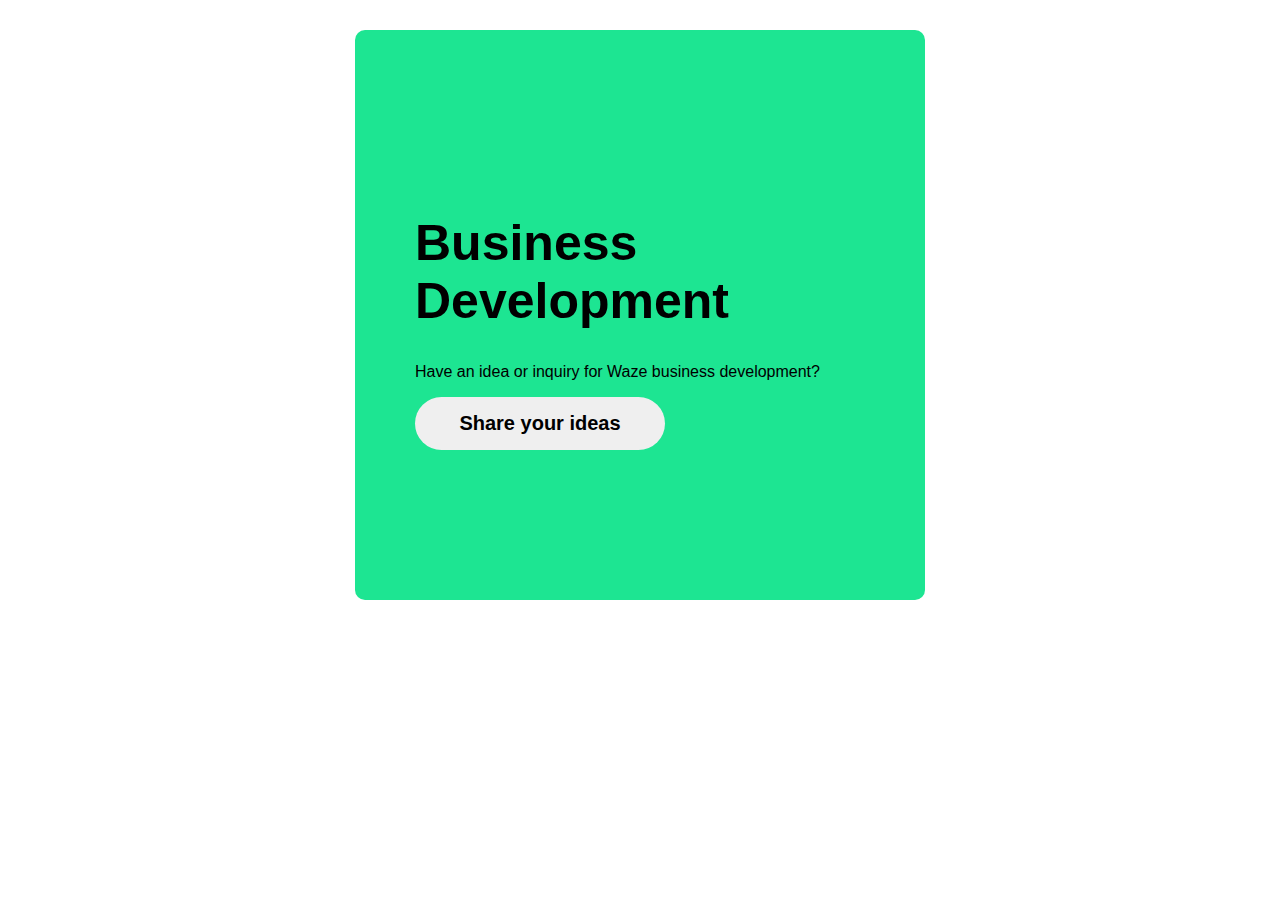
<file: Assignment_1/index.html>
<!DOCTYPE html>
<html lang="en">
<head>
    <meta charset="UTF-8">
    <meta name="viewport" content="width=device-width, initial-scale=1.0">
    <link rel="stylesheet" href="style.css">
    <title>Assignment - 1</title>
</head>
<body>
    <div class="background">
        <h1>Business <br> Development</h1>
        <p>Have an idea or inquiry for Waze business development?</p>
        <button class="btn">Share your ideas</button>
    </div>
</body>
</html>
</file>
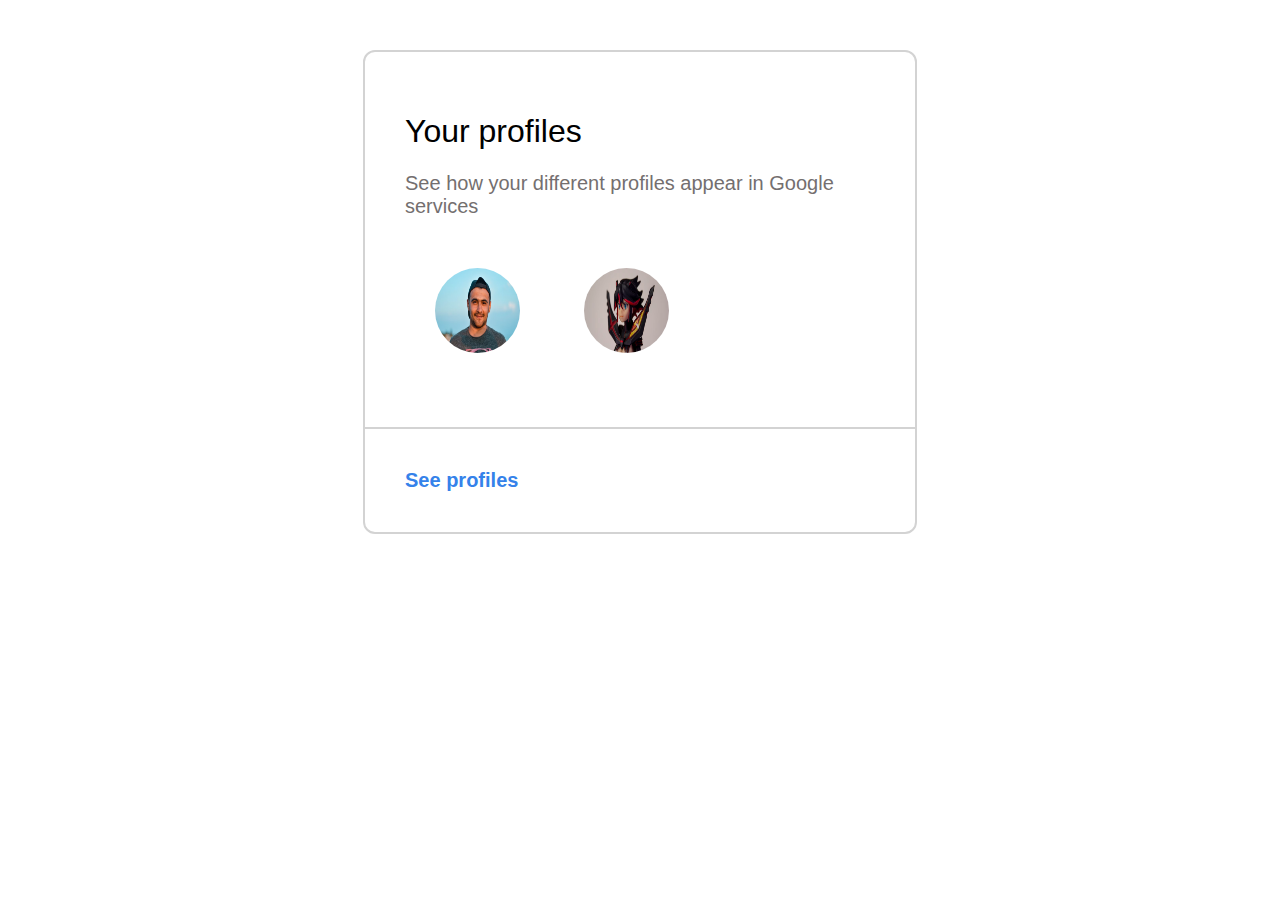
<file: Assignment_2/index.html>
<!DOCTYPE html>
<html lang="en">
<head>
    <meta charset="UTF-8">
    <meta name="viewport" content="width=device-width, initial-scale=1.0">
    <link rel="stylesheet" href="style.css">
    <title>Assignment-2</title>
</head>
<body>
    <div class="card">
        
        <div class="card-body">
            <h1>Your profiles</h1>
            <p>See how your different profiles appear in Google services</p>
            <img src="./Images/man-1.avif" alt="man_img">
            <img src="./Images/animated_1.avif" alt="animated_img">
        </div>
      
        
        <div class="profileLink">
            <a href="#">See profiles</a>
        </div>
            
    </div>
   
</body>
</html>
</file>
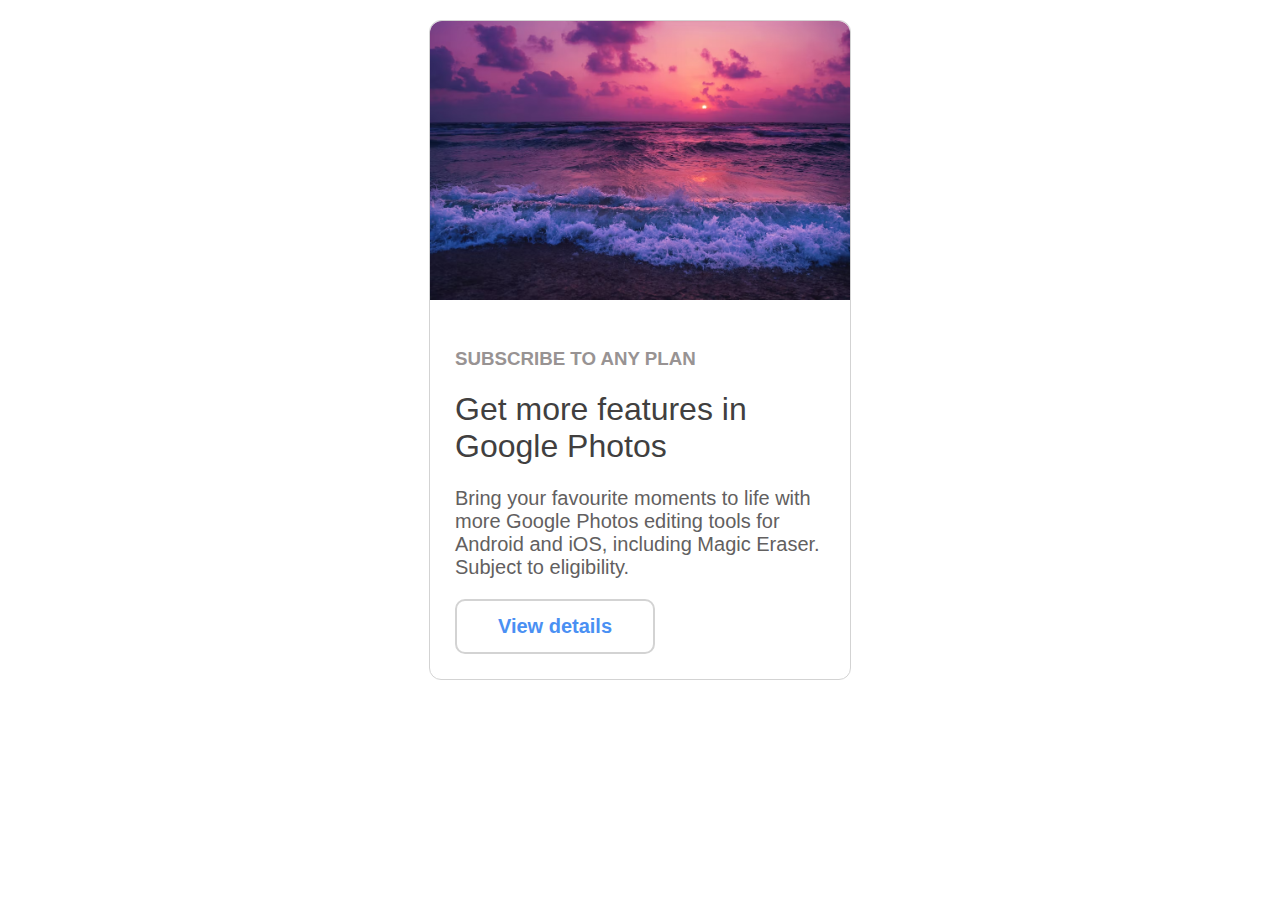
<file: Assignment_3/index.html>
<!DOCTYPE html>
<html lang="en">
<head>
    <meta charset="UTF-8">
    <meta name="viewport" content="width=device-width, initial-scale=1.0">
    <link rel="stylesheet" href="style.css">
    <title>Assignment_3</title>
</head>
<body>

    <div class="card">

        <img src="./Images/Seashore.avif" alt="Seashore_img" class="card-img">

        <div class="card-body">
            <h3>SUBSCRIBE TO ANY PLAN</h3>
            <h1>Get more features in Google Photos</h1>
            <p>Bring your favourite moments to life with more Google Photos editing tools for Android and iOS, including Magic Eraser. <br> Subject to eligibility.</p>
            <button class="btn">View details</button>
        </div>

    </div>
    
</body>
</html>
</file>
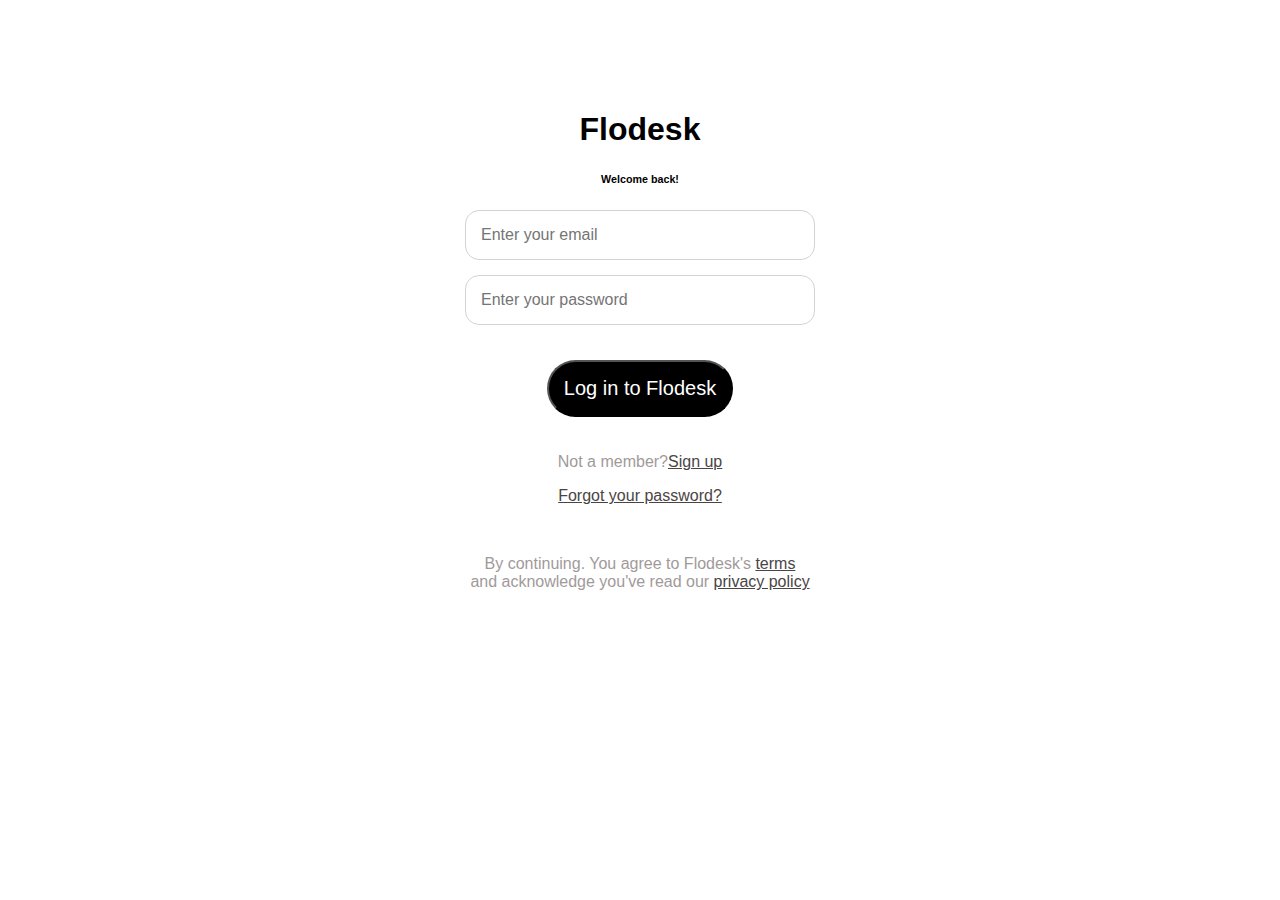
<file: Assignment_4/index.html>
<!DOCTYPE html>
<html lang="en">

<head>
    <meta charset="UTF-8">
    <meta name="viewport" content="width=device-width, initial-scale=1.0">
    <link rel="stylesheet" href="./style.css">
    <title>Assignment_4</title>
</head>

<body>

    <div class="login-form">

        <h1>Flodesk</h1>
        <h6>Welcome back!</h6>

        <input type="text" placeholder="Enter your email">
        <br>
        <input type="password" placeholder="Enter your password">
        <br>
        <button class="btn">Log in to Flodesk</button>

        <p>Not a member?<a href="#">Sign up</a></p>
        <a href="#">Forgot your password?</a>

        <div class="tc">
            <p>By continuing. You agree to Flodesk's <a href="#">terms</a>
                <br>
                and acknowledge you've read our <a href="#">privacy policy</a>
            </p>
        </div>
        
       

    </div>

</body>

</html>
</file>
<file: Assignment_1/style.css>
.background{
    width: 450px;
    font-family: Arial, Helvetica, sans-serif;
    margin: 30px auto;
    padding: 150px 60px ;
    border-radius: 10px;
    background-color: #1de592;
}

h1{
    font-size: 50px;
}

.btn{
    padding: 15px;
    font-size: 20px;
    font-weight: bold;
    border-radius: 40px;
    border: none;
    width: 250px;
    cursor: pointer;
}
</file>
<file: Assignment_2/style.css>
.card{
    border: 2px solid lightgray;
    width: 550px;
    padding: 0px;
    margin: 50px auto;
    border-radius: 12px;
    font-family: sans-serif;
}

.card-body{
    padding: 40px;
}

h1{
    font-weight: lighter;
}

p{
    color: rgb(116, 111, 111);
    font-size: 20px;
}

img{
    width: 85px;
    height: 85px;
    border-radius: 50%;
    margin: 30px;
    cursor: pointer;
}

.profileLink{
    border-top: 2px solid lightgray;
    padding: 40px;
    border-bottom-left-radius: 12px;
    border-bottom-right-radius: 12px;

}

 a {
    text-decoration: none;
    font-size: 20px;
    color: #3582ea ;
    font-weight: bold ;
}
</file>
<file: Assignment_3/style.css>
.card{
    width: 420px;
    border: 1px solid lightgrey;
    margin: 20px auto;
    font-family: Arial, Helvetica, sans-serif;
    border-radius: 12px;
}

.card-img{
    width: 100%;
    border-top-left-radius: 12px;
    border-top-right-radius: 12px;
}

.card-body{
    padding: 25px;
}

h3{
    color: rgb(152, 147, 147);
}

h1{
    color: rgb(65, 63, 63);
    font-weight: lighter;
}

p{
    color: rgb(98, 96, 96);
    font-size: 20px;
}

.btn{
    width: 200px;
    padding: 14px;
    border-radius: 10px;
    font-size: 20px;
    background-color: white;
    color:#4a90f3;
    border: 2px solid lightgrey;
    font-weight: bold;
    cursor: pointer;
}
</file>
<file: Assignment_4/style.css>
.login-form{
    /* border: 1px solid lightgrey; */
    width: 350px;
    margin: 50px auto;
    padding: 40px;
    font-family: sans-serif;
    border-radius: 14;
    text-align: center;
}

input{
    box-sizing: border-box;
    width: 100%;
    margin-bottom: 15px;
    padding: 15px;
    border-radius: 14px;
    border: 1px solid lightgrey;
    font-size: 16px;
}

.btn{
    padding: 15px;
    font-size: 20px;
    background-color: black;
    color: white;
    border-radius: 40px;
    cursor: pointer;
    margin: 20px 0px;
}

a{
    color: rgb(74, 69, 69);
}

p{
    color: rgb(159, 154, 154);
}

.tc{
    margin-top: 50px;
}
</file>
